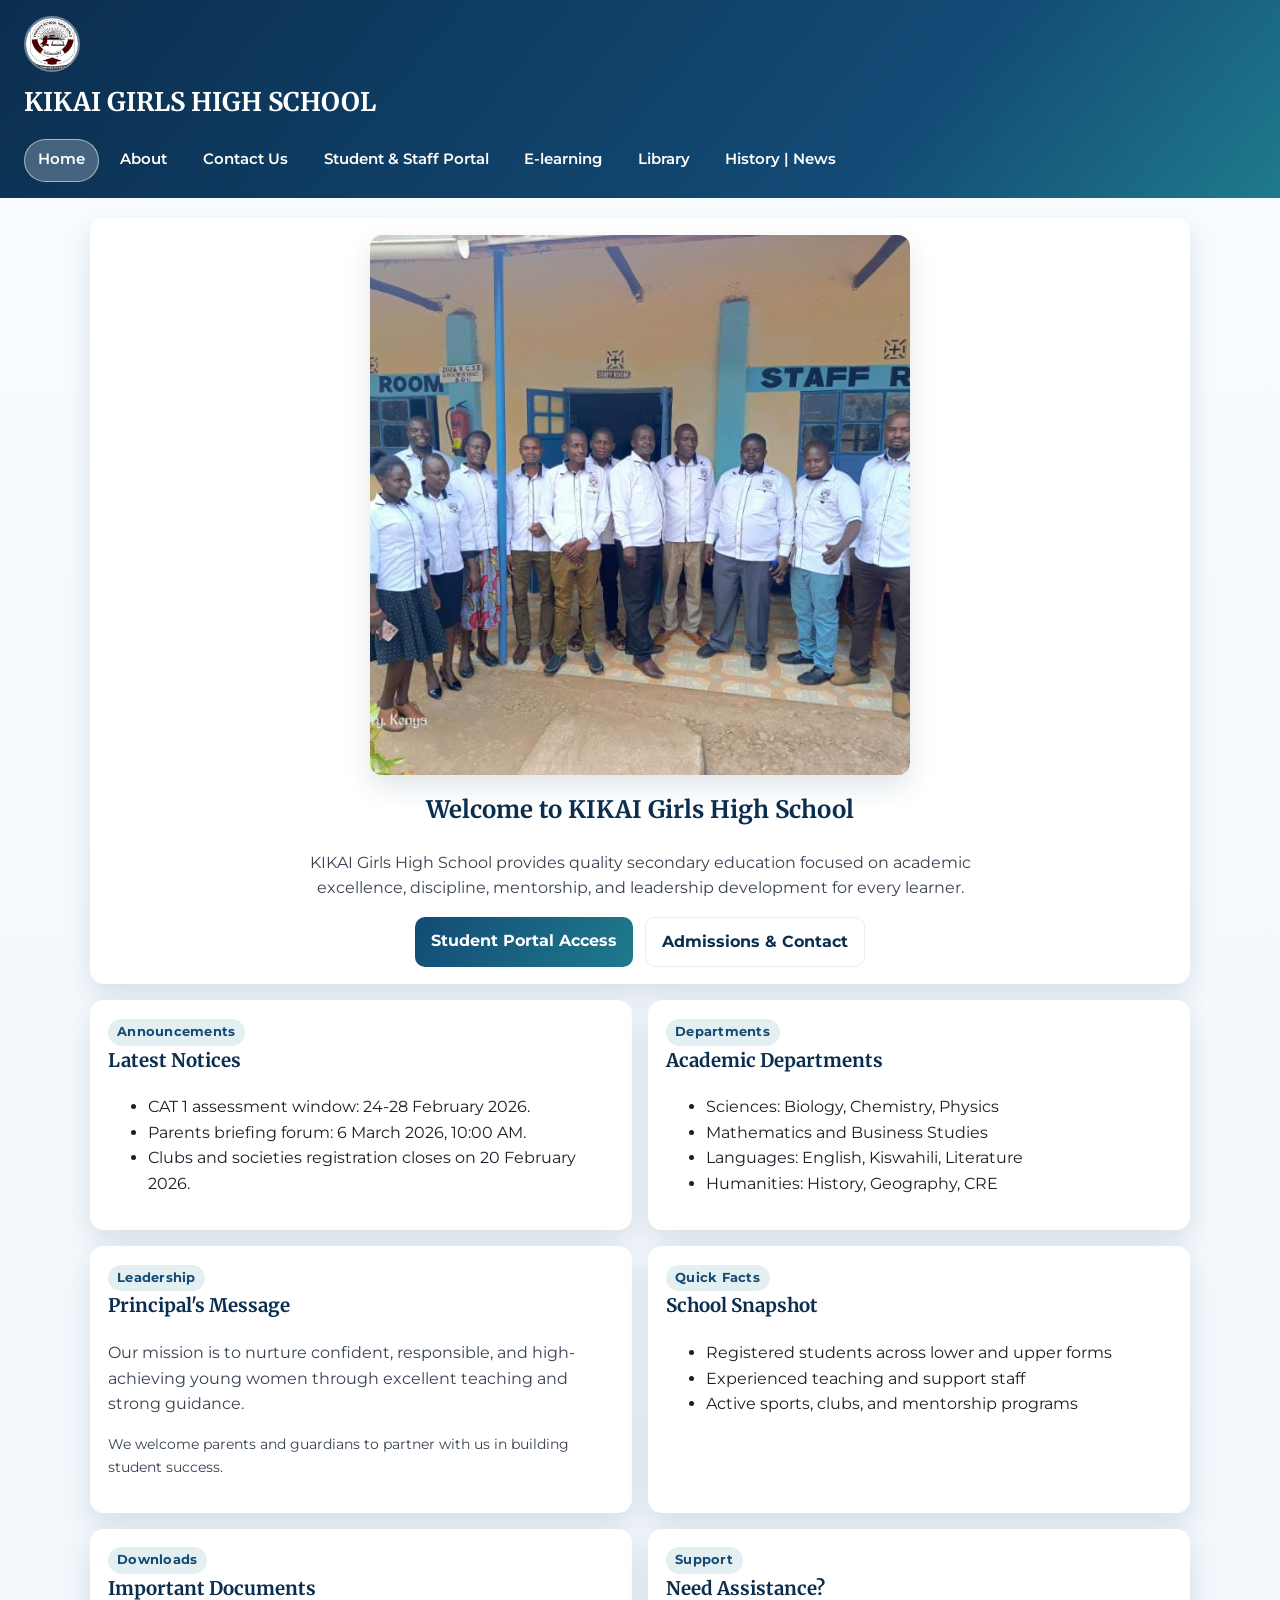
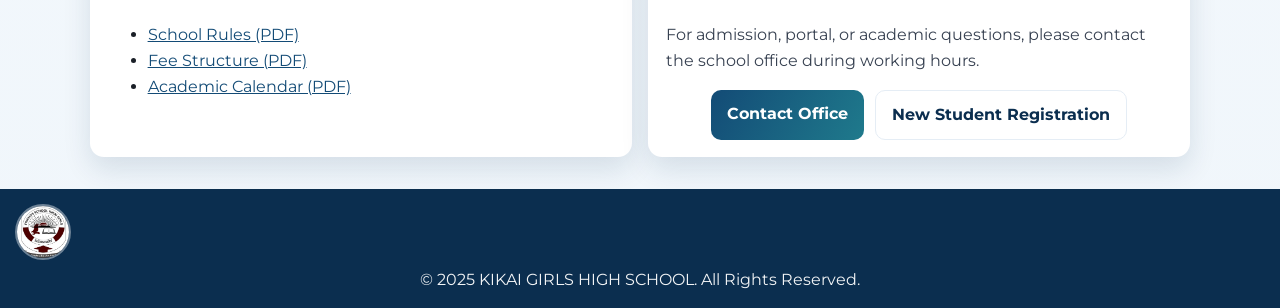
<file: kikaiwebsite/index.html>
<!DOCTYPE html>
<html lang="en">
<head>
  <meta charset="UTF-8" />
  <meta name="viewport" content="width=device-width, initial-scale=1.0" />
  <title>KIKAI GIRLS HIGH SCHOOL</title>
  <link rel="stylesheet" href="css/style.css" />
</head>
<body>
  <header>
    <img src="images/logo.jpg" alt="Kikai Girls High School logo" class="logo" loading="eager" />
    <h1>KIKAI GIRLS HIGH SCHOOL</h1>
    <nav aria-label="Main navigation">
      <ul>
        <li><a href="index.html">Home</a></li>
        <li><a href="about.html">About</a></li>
        <li><a href="contact.html">Contact Us</a></li>
        <li><a href="portal.html">Student &amp; Staff Portal</a></li>
        <li><a href="elearning.html">E-learning</a></li>
        <li><a href="library.html">Library</a></li>
        <li><a href="school-details.html">History | News</a></li>
      </ul>
    </nav>
  </header>

  <main class="stack">
    <section class="hero panel">
      <div class="image-container">
        <img class="school-phot" src="images/staff.jpg" alt="Kikai Girls High School students and staff" loading="eager" />
      </div>
      <h2>Welcome to KIKAI Girls High School</h2>
      <p class="hero-subtitle">KIKAI Girls High School provides quality secondary education focused on academic excellence, discipline, mentorship, and leadership development for every learner.</p>
      <div class="cta-row">
        <a class="btn-link" href="portal.html">Student Portal Access</a>
        <a class="btn-link secondary" href="contact.html">Admissions & Contact</a>
      </div>
    </section>

    <section class="quick-links" aria-label="Important school information">
      <article class="panel">
        <span class="badge">Announcements</span>
        <h3>Latest Notices</h3>
        <ul>
          <li>CAT 1 assessment window: 24-28 February 2026.</li>
          <li>Parents briefing forum: 6 March 2026, 10:00 AM.</li>
          <li>Clubs and societies registration closes on 20 February 2026.</li>
        </ul>
      </article>

      <article class="panel">
        <span class="badge">Departments</span>
        <h3>Academic Departments</h3>
        <ul>
          <li>Sciences: Biology, Chemistry, Physics</li>
          <li>Mathematics and Business Studies</li>
          <li>Languages: English, Kiswahili, Literature</li>
          <li>Humanities: History, Geography, CRE</li>
        </ul>
      </article>

      <article class="panel">
        <span class="badge">Leadership</span>
        <h3>Principal's Message</h3>
        <p>Our mission is to nurture confident, responsible, and high-achieving young women through excellent teaching and strong guidance.</p>
        <p class="small-text">We welcome parents and guardians to partner with us in building student success.</p>
      </article>

      <article class="panel">
        <span class="badge">Quick Facts</span>
        <h3>School Snapshot</h3>
        <ul>
          <li>Registered students across lower and upper forms</li>
          <li>Experienced teaching and support staff</li>
          <li>Active sports, clubs, and mentorship programs</li>
        </ul>
      </article>

      <article class="panel">
        <span class="badge">Downloads</span>
        <h3>Important Documents</h3>
        <ul>
          <li><a href="#" aria-label="Download school rules PDF">School Rules (PDF)</a></li>
          <li><a href="#" aria-label="Download fee structure PDF">Fee Structure (PDF)</a></li>
          <li><a href="#" aria-label="Download academic calendar PDF">Academic Calendar (PDF)</a></li>
        </ul>
      </article>

      <article class="panel">
        <span class="badge">Support</span>
        <h3>Need Assistance?</h3>
        <p>For admission, portal, or academic questions, please contact the school office during working hours.</p>
        <div class="cta-row">
          <a class="btn-link" href="contact.html">Contact Office</a>
          <a class="btn-link secondary" href="std-registor.html">New Student Registration</a>
        </div>
      </article>
    </section>
  </main>

  <div id="chatbot" class="chatbox hidden" role="dialog" aria-label="School help chat">
    <p>Hello, how can we assist you today?</p>
    <label class="visually-hidden" for="chatInputHome">Ask a question</label>
    <input id="chatInputHome" type="text" placeholder="Ask something..." />
  </div>

  <footer>
    <img src="images/logo.jpg" alt="Kikai Girls High School logo" class="logo" loading="lazy" />
    <p>&copy; 2025 KIKAI GIRLS HIGH SCHOOL. All Rights Reserved.</p>
  </footer>

  <script src="js/script.js"></script>
</body>
</html>
</file>
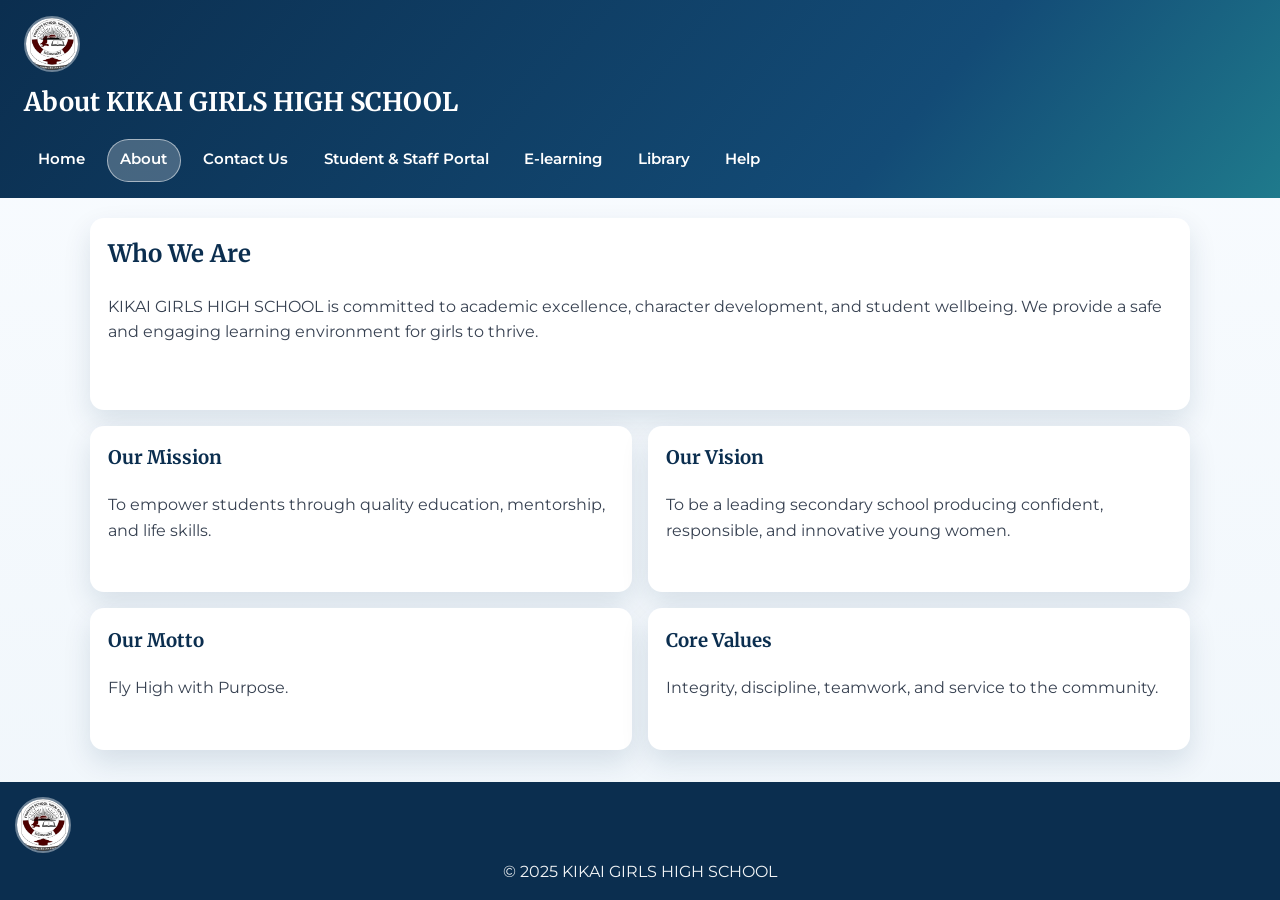
<file: kikaiwebsite/about.html>
<!DOCTYPE html>
<html lang="en">
<head>
  <meta charset="UTF-8" />
  <meta name="viewport" content="width=device-width, initial-scale=1.0" />
  <title>About Us - KIKAI GIRLS HIGH SCHOOL</title>
  <link rel="stylesheet" href="css/style.css" />
</head>
<body>
  <header>
    <img src="images/logo.jpg" alt="Kikai Girls High School logo" class="logo" loading="eager" />
    <h1>About KIKAI GIRLS HIGH SCHOOL</h1>
    <nav aria-label="Main navigation">
      <ul>
        <li><a href="index.html">Home</a></li>
        <li><a href="about.html">About</a></li>
        <li><a href="contact.html">Contact Us</a></li>
        <li><a href="portal.html">Student &amp; Staff Portal</a></li>
        <li><a href="elearning.html">E-learning</a></li>
        <li><a href="library.html">Library</a></li>
        <li><a href="#" onclick="event.preventDefault(); toggleChat();">Help</a></li>
      </ul>
    </nav>
  </header>

  <main class="stack">
    <section class="panel">
      <h2>Who We Are</h2>
      <p>KIKAI GIRLS HIGH SCHOOL is committed to academic excellence, character development, and student wellbeing. We provide a safe and engaging learning environment for girls to thrive.</p>
    </section>

    <section class="quick-links" aria-label="School values">
      <article class="panel">
        <h3>Our Mission</h3>
        <p>To empower students through quality education, mentorship, and life skills.</p>
      </article>
      <article class="panel">
        <h3>Our Vision</h3>
        <p>To be a leading secondary school producing confident, responsible, and innovative young women.</p>
      </article>
      <article class="panel">
        <h3>Our Motto</h3>
        <p>Fly High with Purpose.</p>
      </article>
      <article class="panel">
        <h3>Core Values</h3>
        <p>Integrity, discipline, teamwork, and service to the community.</p>
      </article>
    </section>
  </main>

  <div id="chatbot" class="chatbox hidden" role="dialog" aria-label="School help chat">
    <p>Hi! Need school information?</p>
    <label class="visually-hidden" for="chatInputAbout">Ask here</label>
    <input id="chatInputAbout" type="text" placeholder="Ask here..." />
  </div>

  <footer>
    <img src="images/logo.jpg" alt="Kikai Girls High School logo" class="logo" loading="lazy" />
    <p>&copy; 2025 KIKAI GIRLS HIGH SCHOOL</p>
  </footer>

  <script src="js/script.js"></script>
</body>
</html>
</file>
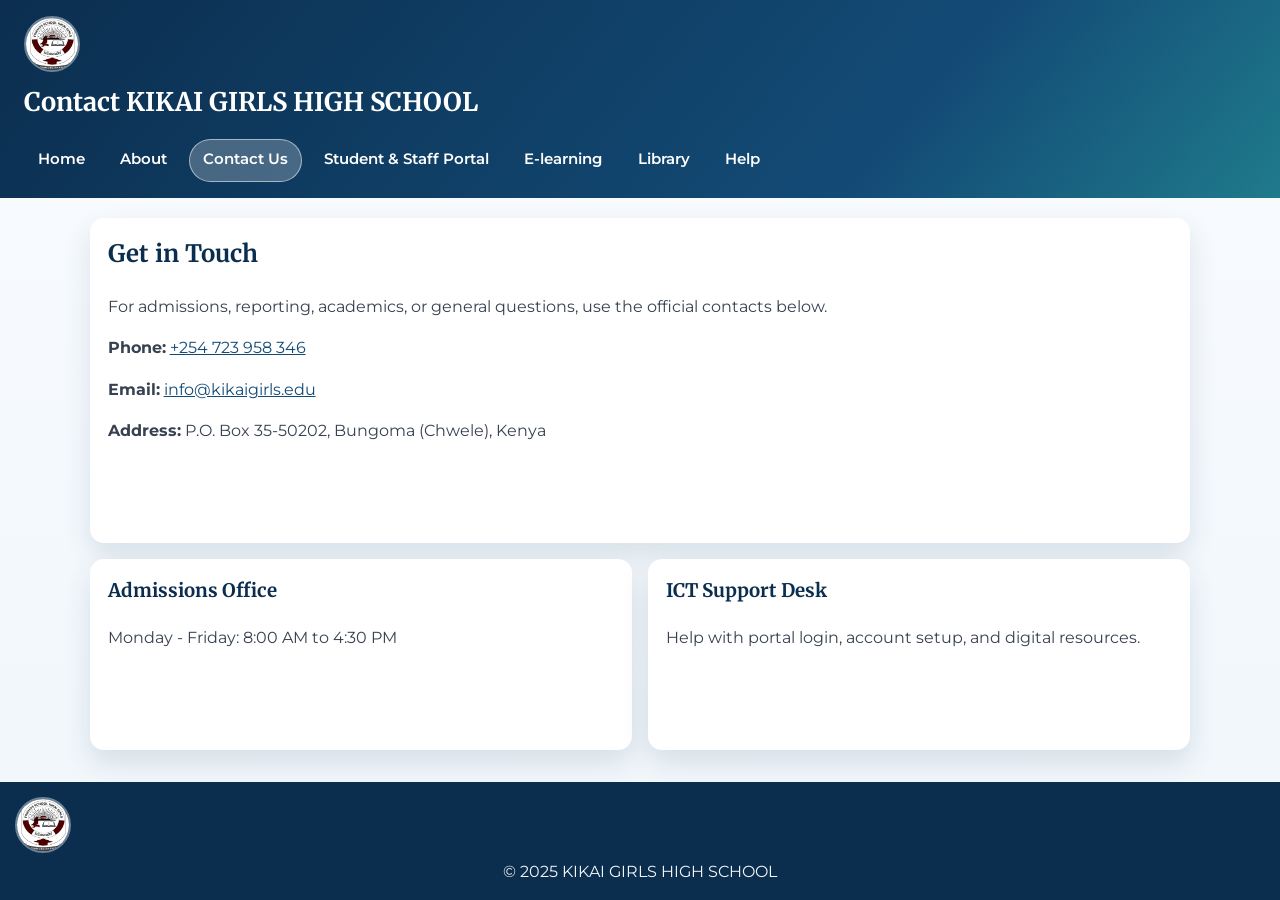
<file: kikaiwebsite/contact.html>
<!DOCTYPE html>
<html lang="en">
<head>
  <meta charset="UTF-8" />
  <meta name="viewport" content="width=device-width, initial-scale=1.0" />
  <title>Contact Us - KIKAI GIRLS HIGH SCHOOL</title>
  <link rel="stylesheet" href="css/style.css" />
</head>
<body>
  <header>
    <img src="images/logo.jpg" alt="Kikai Girls High School logo" class="logo" loading="eager" />
    <h1>Contact KIKAI GIRLS HIGH SCHOOL</h1>
    <nav aria-label="Main navigation">
      <ul>
        <li><a href="index.html">Home</a></li>
        <li><a href="about.html">About</a></li>
        <li><a href="contact.html">Contact Us</a></li>
        <li><a href="portal.html">Student &amp; Staff Portal</a></li>
        <li><a href="elearning.html">E-learning</a></li>
        <li><a href="library.html">Library</a></li>
        <li><a href="#" onclick="event.preventDefault(); toggleChat();">Help</a></li>
      </ul>
    </nav>
  </header>

  <main class="stack">
    <section class="panel">
      <h2>Get in Touch</h2>
      <p>For admissions, reporting, academics, or general questions, use the official contacts below.</p>
      <p><strong>Phone:</strong> <a href="tel:+254723958346">+254 723 958 346</a></p>
      <p><strong>Email:</strong> <a href="mailto:info@kikaigirls.edu">info@kikaigirls.edu</a></p>
      <p><strong>Address:</strong> P.O. Box 35-50202, Bungoma (Chwele), Kenya</p>
    </section>

    <section class="quick-links" aria-label="Contact departments">
      <article class="panel">
        <h3>Admissions Office</h3>
        <p>Monday - Friday: 8:00 AM to 4:30 PM</p>
      </article>
      <article class="panel">
        <h3>ICT Support Desk</h3>
        <p>Help with portal login, account setup, and digital resources.</p>
      </article>
    </section>
  </main>

  <div id="chatbot" class="chatbox hidden" role="dialog" aria-label="School help chat">
    <p>Need assistance? We are here to help.</p>
    <label class="visually-hidden" for="chatInputContact">Type a question</label>
    <input id="chatInputContact" type="text" placeholder="Type a question..." />
  </div>

  <footer>
    <img src="images/logo.jpg" alt="Kikai Girls High School logo" class="logo" loading="lazy" />
    <p>&copy; 2025 KIKAI GIRLS HIGH SCHOOL</p>
  </footer>

  <script src="js/script.js"></script>
</body>
</html>
</file>
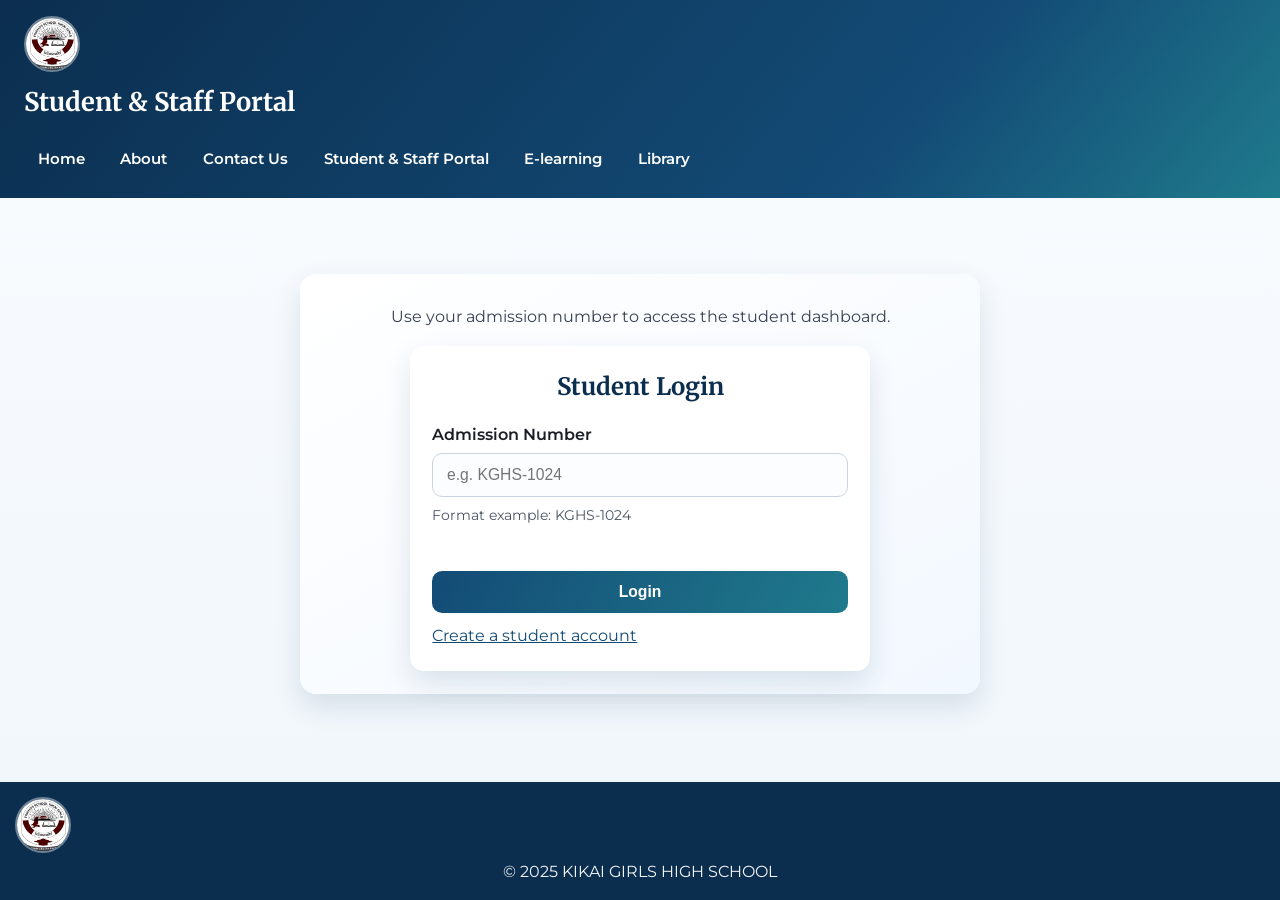
<file: kikaiwebsite/dashboard.html>
<!DOCTYPE html>
<html lang="en">
<head>
  <meta charset="UTF-8" />
  <meta name="viewport" content="width=device-width, initial-scale=1.0" />
  <title>Student Dashboard - KIKAI GIRLS HIGH SCHOOL</title>
  <link rel="stylesheet" href="css/style.css" />
</head>
<body>
  <header>
    <img src="images/logo.jpg" alt="Kikai Girls High School logo" class="logo" loading="eager" />
    <h1>KIKAI GIRLS HIGH SCHOOL</h1>
    <nav aria-label="Main navigation">
      <ul>
        <li><a href="index.html">Home</a></li>
        <li><a href="about.html">About</a></li>
        <li><a href="contact.html">Contact Us</a></li>
        <li><a href="portal.html">Student &amp; Staff Portal</a></li>
        <li><a href="elearning.html">E-learning</a></li>
        <li><a href="library.html">Library</a></li>
        <li><a href="school-details.html">History | News</a></li>
      </ul>
    </nav>
  </header>

  <main class="dashboard-main">
    <section class="dashboard-hero" aria-live="polite">
      <h2 id="dashboardGreeting">Welcome back.</h2>
      <p class="dashboard-meta">Student Name: <strong id="studentName">-</strong></p>
      <p class="dashboard-meta">Admission Number: <strong id="studentAdm">-</strong></p>
      <p class="dashboard-meta">Stream: <strong id="studentStream">-</strong></p>
      <button type="button" class="logout-btn" onclick="logout()">Logout</button>
    </section>

    <section class="dashboard-grid">
      <article class="dashboard-card">
        <h3>Academic Overview</h3>
        <div class="metric"><span>Current Term</span><strong>Term 1, 2026</strong></div>
        <div class="metric"><span>Fee Balance</span><strong>KES 0.00</strong></div>
        <div class="metric"><span>Exam Performance</span><strong>Pending update</strong></div>
        <div class="metric"><span>Class Teacher</span><strong>Mrs. A. Naliaka</strong></div>
      </article>

      <article class="dashboard-card">
        <h3>Notices</h3>
        <p><strong>Orientation:</strong> New term briefing scheduled for Monday, 8:00 AM in the assembly hall.</p>
        <p><strong>Library:</strong> New science revision papers are available under Library resources.</p>
        <p><strong>Support:</strong> For account issues, visit the ICT office during break time.</p>
      </article>
    </section>
  </main>

  <footer>
    <img src="images/logo.jpg" alt="Kikai Girls High School logo" class="logo" loading="lazy" />
    <p>&copy; 2025 KIKAI GIRLS HIGH SCHOOL. All Rights Reserved.</p>
  </footer>

  <script src="js/script.js"></script>
</body>
</html>
</file>
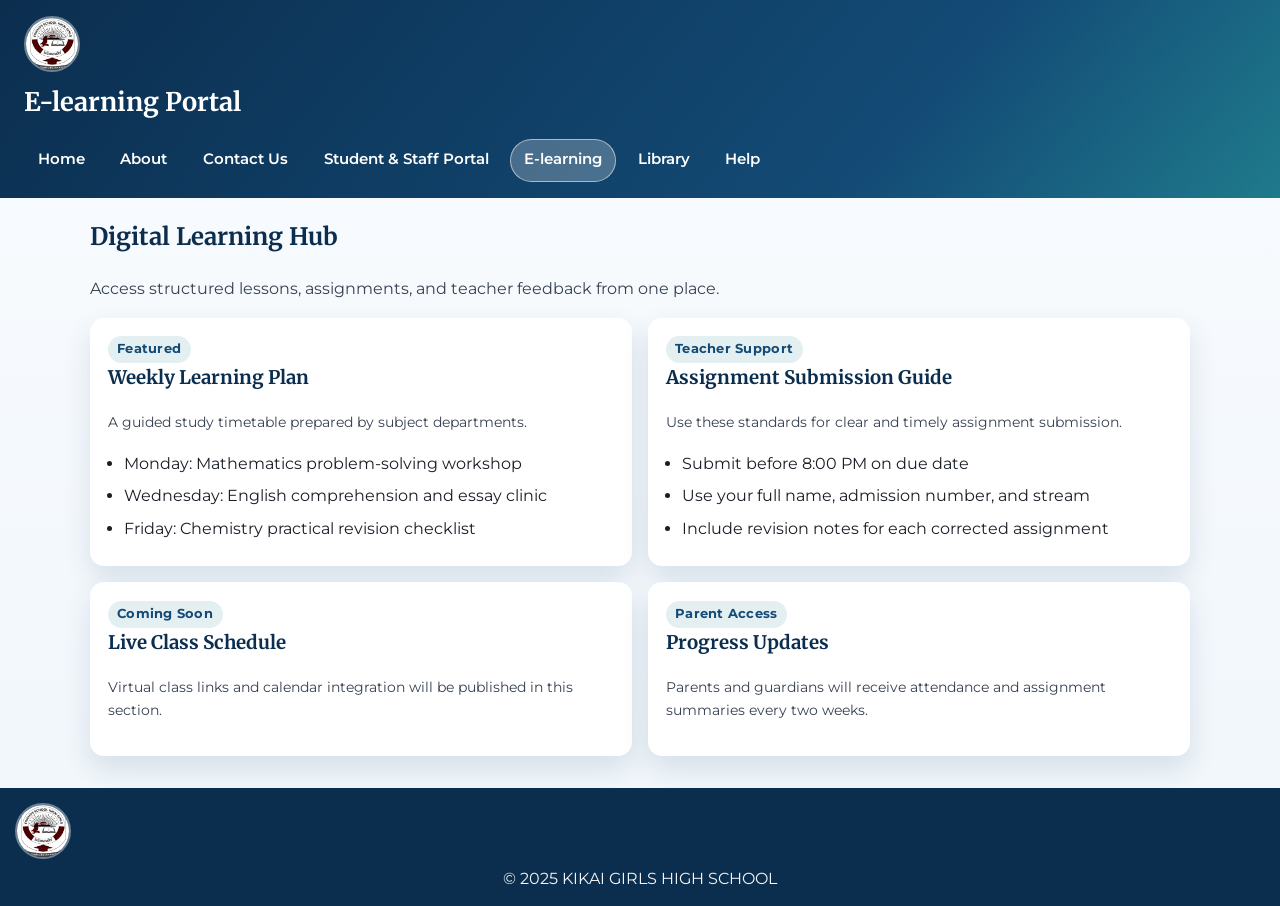
<file: kikaiwebsite/elearning.html>
<!DOCTYPE html>
<html lang="en">
<head>
  <meta charset="UTF-8" />
  <meta name="viewport" content="width=device-width, initial-scale=1.0" />
  <title>E-learning - KIKAI GIRLS HIGH SCHOOL</title>
  <link rel="stylesheet" href="css/style.css" />
</head>
<body>
  <header>
    <img src="images/logo.jpg" alt="Kikai Girls High School logo" class="logo" loading="eager" />
    <h1>E-learning Portal</h1>
    <nav aria-label="Main navigation">
      <ul>
        <li><a href="index.html">Home</a></li>
        <li><a href="about.html">About</a></li>
        <li><a href="contact.html">Contact Us</a></li>
        <li><a href="portal.html">Student &amp; Staff Portal</a></li>
        <li><a href="elearning.html">E-learning</a></li>
        <li><a href="library.html">Library</a></li>
        <li><a href="#" onclick="event.preventDefault(); toggleChat();">Help</a></li>
      </ul>
    </nav>
  </header>

  <main>
    <h2>Digital Learning Hub</h2>
    <p>Access structured lessons, assignments, and teacher feedback from one place.</p>

    <section class="resource-grid">
      <article class="resource-card">
        <span class="badge">Featured</span>
        <h3>Weekly Learning Plan</h3>
        <p class="small-text">A guided study timetable prepared by subject departments.</p>
        <ul>
          <li>Monday: Mathematics problem-solving workshop</li>
          <li>Wednesday: English comprehension and essay clinic</li>
          <li>Friday: Chemistry practical revision checklist</li>
        </ul>
      </article>

      <article class="resource-card">
        <span class="badge">Teacher Support</span>
        <h3>Assignment Submission Guide</h3>
        <p class="small-text">Use these standards for clear and timely assignment submission.</p>
        <ul>
          <li>Submit before 8:00 PM on due date</li>
          <li>Use your full name, admission number, and stream</li>
          <li>Include revision notes for each corrected assignment</li>
        </ul>
      </article>

      <article class="resource-card">
        <span class="badge">Coming Soon</span>
        <h3>Live Class Schedule</h3>
        <p class="small-text">Virtual class links and calendar integration will be published in this section.</p>
      </article>

      <article class="resource-card">
        <span class="badge">Parent Access</span>
        <h3>Progress Updates</h3>
        <p class="small-text">Parents and guardians will receive attendance and assignment summaries every two weeks.</p>
      </article>
    </section>
  </main>

  <div id="chatbot" class="chatbox hidden" role="dialog" aria-label="School help chat">
    <p>Need help with online learning resources?</p>
    <label class="visually-hidden" for="chatInputElearn">Ask here</label>
    <input id="chatInputElearn" type="text" placeholder="Ask here..." />
  </div>

  <footer>
    <img src="images/logo.jpg" alt="Kikai Girls High School logo" class="logo" loading="lazy" />
    <p>&copy; 2025 KIKAI GIRLS HIGH SCHOOL</p>
  </footer>

  <script src="js/script.js"></script>
</body>
</html>
</file>
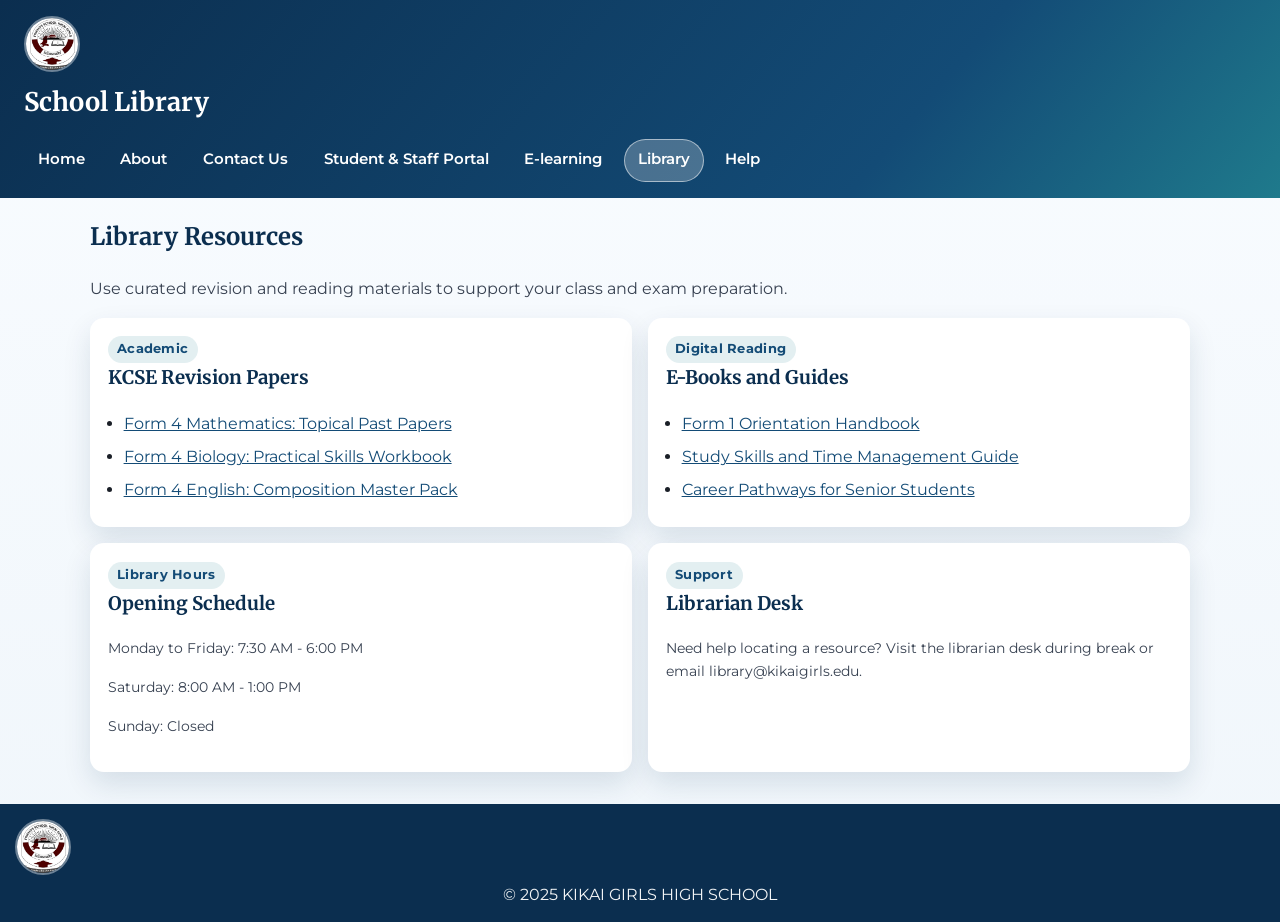
<file: kikaiwebsite/library.html>
<!DOCTYPE html>
<html lang="en">
<head>
  <meta charset="UTF-8" />
  <meta name="viewport" content="width=device-width, initial-scale=1.0" />
  <title>Library - KIKAI GIRLS HIGH SCHOOL</title>
  <link rel="stylesheet" href="css/style.css" />
</head>
<body>
  <header>
    <img src="images/logo.jpg" alt="Kikai Girls High School logo" class="logo" loading="eager" />
    <h1>School Library</h1>
    <nav aria-label="Main navigation">
      <ul>
        <li><a href="index.html">Home</a></li>
        <li><a href="about.html">About</a></li>
        <li><a href="contact.html">Contact Us</a></li>
        <li><a href="portal.html">Student &amp; Staff Portal</a></li>
        <li><a href="elearning.html">E-learning</a></li>
        <li><a href="library.html">Library</a></li>
        <li><a href="#" onclick="event.preventDefault(); toggleChat();">Help</a></li>
      </ul>
    </nav>
  </header>

  <main>
    <h2>Library Resources</h2>
    <p>Use curated revision and reading materials to support your class and exam preparation.</p>

    <section class="resource-grid">
      <article class="resource-card">
        <span class="badge">Academic</span>
        <h3>KCSE Revision Papers</h3>
        <ul>
          <li><a href="#">Form 4 Mathematics: Topical Past Papers</a></li>
          <li><a href="#">Form 4 Biology: Practical Skills Workbook</a></li>
          <li><a href="#">Form 4 English: Composition Master Pack</a></li>
        </ul>
      </article>

      <article class="resource-card">
        <span class="badge">Digital Reading</span>
        <h3>E-Books and Guides</h3>
        <ul>
          <li><a href="#">Form 1 Orientation Handbook</a></li>
          <li><a href="#">Study Skills and Time Management Guide</a></li>
          <li><a href="#">Career Pathways for Senior Students</a></li>
        </ul>
      </article>

      <article class="resource-card">
        <span class="badge">Library Hours</span>
        <h3>Opening Schedule</h3>
        <p class="small-text">Monday to Friday: 7:30 AM - 6:00 PM</p>
        <p class="small-text">Saturday: 8:00 AM - 1:00 PM</p>
        <p class="small-text">Sunday: Closed</p>
      </article>

      <article class="resource-card">
        <span class="badge">Support</span>
        <h3>Librarian Desk</h3>
        <p class="small-text">Need help locating a resource? Visit the librarian desk during break or email library@kikaigirls.edu.</p>
      </article>
    </section>
  </main>

  <div id="chatbot" class="chatbox hidden" role="dialog" aria-label="School help chat">
    <p>Need help finding a book or revision paper?</p>
    <label class="visually-hidden" for="chatInputLibrary">Ask here</label>
    <input id="chatInputLibrary" type="text" placeholder="Ask here..." />
  </div>

  <footer>
    <img src="images/logo.jpg" alt="Kikai Girls High School logo" class="logo" loading="lazy" />
    <p>&copy; 2025 KIKAI GIRLS HIGH SCHOOL</p>
  </footer>

  <script src="js/script.js"></script>
</body>
</html>
</file>
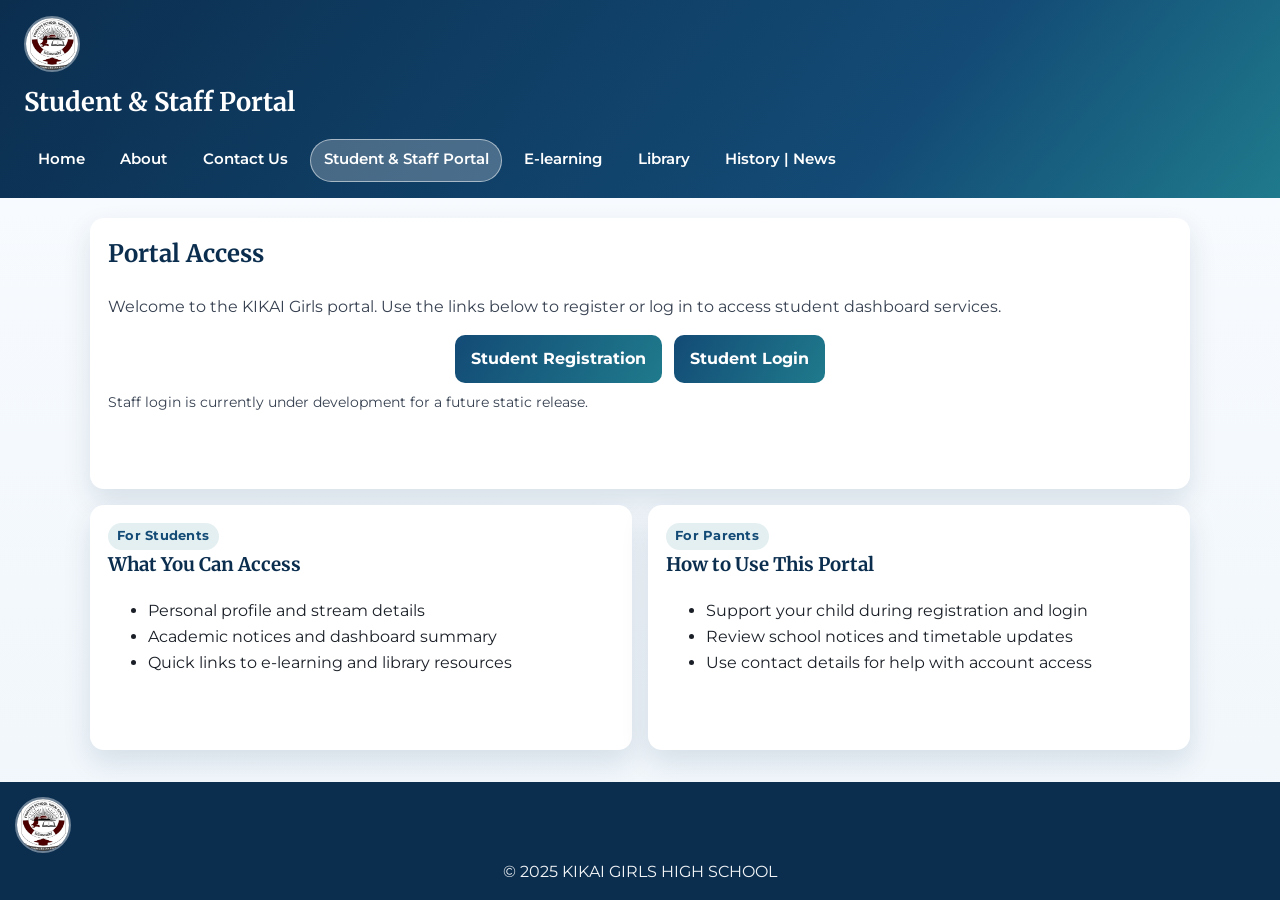
<file: kikaiwebsite/portal.html>
<!DOCTYPE html>
<html lang="en">
<head>
  <meta charset="UTF-8" />
  <meta name="viewport" content="width=device-width, initial-scale=1.0" />
  <title>Portal - KIKAI GIRLS HIGH SCHOOL</title>
  <link rel="stylesheet" href="css/style.css" />
</head>
<body>
  <header>
    <img src="images/logo.jpg" alt="Kikai Girls High School logo" class="logo" loading="eager" />
    <h1>Student &amp; Staff Portal</h1>
    <nav aria-label="Main navigation">
      <ul>
        <li><a href="index.html">Home</a></li>
        <li><a href="about.html">About</a></li>
        <li><a href="contact.html">Contact Us</a></li>
        <li><a href="portal.html">Student &amp; Staff Portal</a></li>
        <li><a href="elearning.html">E-learning</a></li>
        <li><a href="library.html">Library</a></li>
        <li><a href="school-details.html">History | News</a></li>
      </ul>
    </nav>
  </header>

  <main class="stack">
    <section class="panel">
      <h2>Portal Access</h2>
      <p>Welcome to the KIKAI Girls portal. Use the links below to register or log in to access student dashboard services.</p>
      <div class="cta-row">
        <a class="btn-link" href="std-registor.html">Student Registration</a>
        <a class="btn-link" href="std-login.html">Student Login</a>
      </div>
      <p class="small-text">Staff login is currently under development for a future static release.</p>
    </section>

    <section class="quick-links" aria-label="Portal guidance">
      <article class="panel">
        <span class="badge">For Students</span>
        <h3>What You Can Access</h3>
        <ul>
          <li>Personal profile and stream details</li>
          <li>Academic notices and dashboard summary</li>
          <li>Quick links to e-learning and library resources</li>
        </ul>
      </article>

      <article class="panel">
        <span class="badge">For Parents</span>
        <h3>How to Use This Portal</h3>
        <ul>
          <li>Support your child during registration and login</li>
          <li>Review school notices and timetable updates</li>
          <li>Use contact details for help with account access</li>
        </ul>
      </article>
    </section>
  </main>

  <div id="chatbot" class="chatbox hidden" role="dialog" aria-label="School help chat">
    <p>Need help using the portal?</p>
    <label class="visually-hidden" for="chatInputPortal">Type your question</label>
    <input id="chatInputPortal" type="text" placeholder="Type your question..." />
  </div>

  <footer>
    <img src="images/logo.jpg" alt="Kikai Girls High School logo" class="logo" loading="lazy" />
    <p>&copy; 2025 KIKAI GIRLS HIGH SCHOOL</p>
  </footer>

  <script src="js/script.js"></script>
</body>
</html>
</file>
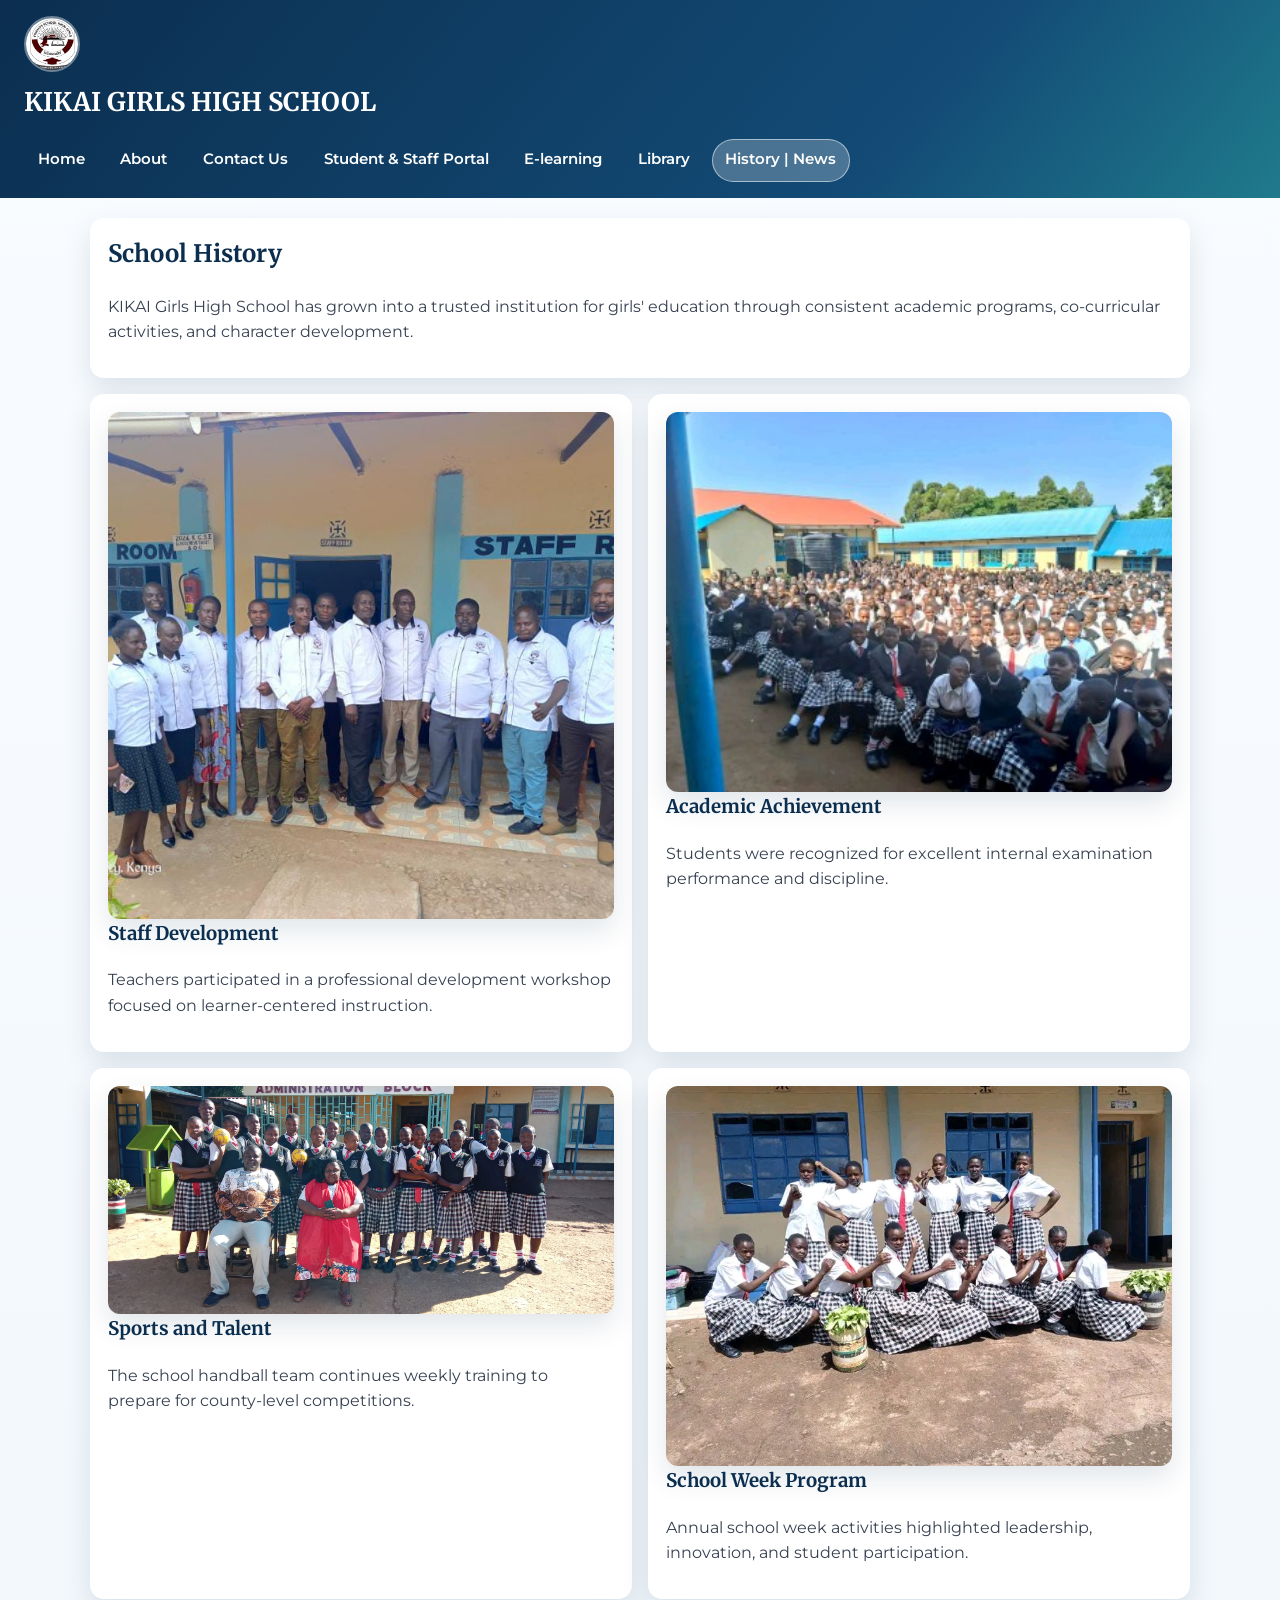
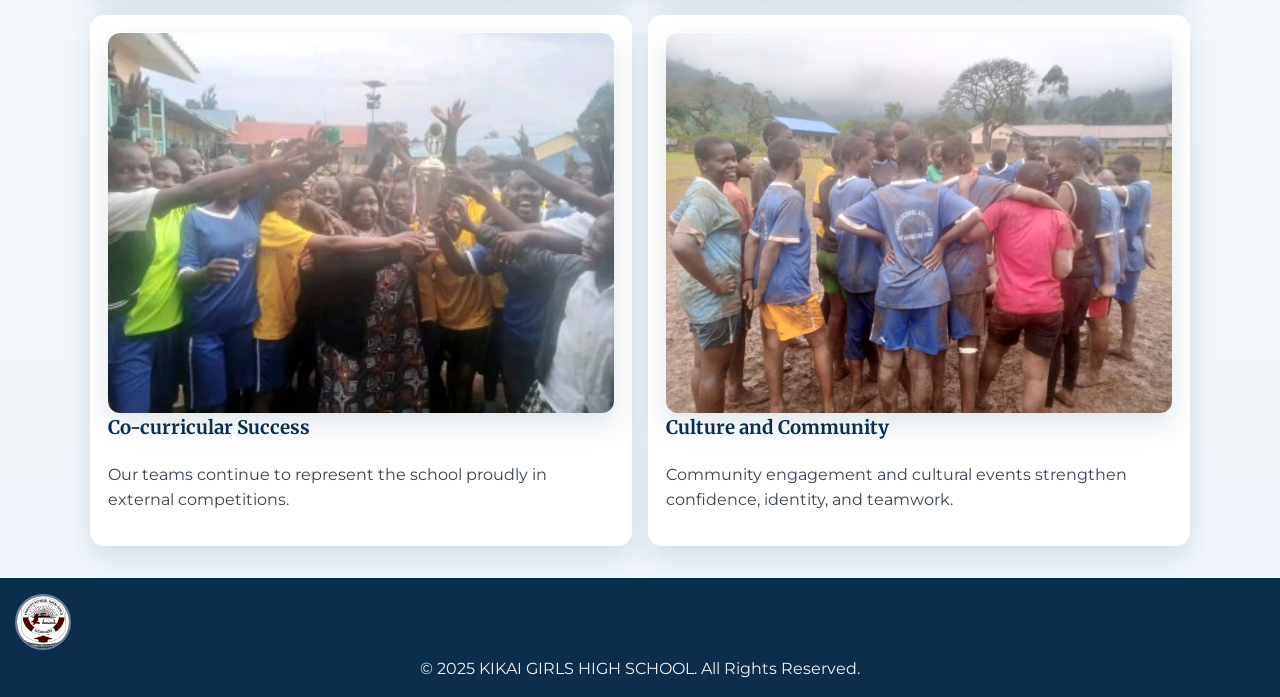
<file: kikaiwebsite/school-details.html>
<!DOCTYPE html>
<html lang="en">
<head>
  <meta charset="UTF-8" />
  <meta name="viewport" content="width=device-width, initial-scale=1.0" />
  <title>History &amp; News - KIKAI GIRLS HIGH SCHOOL</title>
  <link rel="stylesheet" href="css/style.css" />
</head>
<body>
  <header>
    <img src="images/logo.jpg" alt="Kikai Girls High School logo" class="logo" loading="eager" />
    <h1>KIKAI GIRLS HIGH SCHOOL</h1>
    <nav aria-label="Main navigation">
      <ul>
        <li><a href="index.html">Home</a></li>
        <li><a href="about.html">About</a></li>
        <li><a href="contact.html">Contact Us</a></li>
        <li><a href="portal.html">Student &amp; Staff Portal</a></li>
        <li><a href="elearning.html">E-learning</a></li>
        <li><a href="library.html">Library</a></li>
        <li><a href="school-details.html">History | News</a></li>
      </ul>
    </nav>
  </header>

  <main class="stack">
    <section class="panel">
      <h2>School History</h2>
      <p>KIKAI Girls High School has grown into a trusted institution for girls' education through consistent academic programs, co-curricular activities, and character development.</p>
    </section>

    <section class="resource-grid" aria-label="School news highlights">
      <article class="resource-card">
        <img src="images/staff.jpg" class="image-container-sch-img" alt="Teaching staff during a school event" loading="lazy" />
        <h3>Staff Development</h3>
        <p>Teachers participated in a professional development workshop focused on learner-centered instruction.</p>
      </article>

      <article class="resource-card">
        <img src="images/celebration.jpg" class="image-container-sch-img" alt="Students celebrating an achievement" loading="lazy" />
        <h3>Academic Achievement</h3>
        <p>Students were recognized for excellent internal examination performance and discipline.</p>
      </article>

      <article class="resource-card">
        <img src="images/handball.jpg" class="image-container-sch-img" alt="School handball team in training" loading="lazy" />
        <h3>Sports and Talent</h3>
        <p>The school handball team continues weekly training to prepare for county-level competitions.</p>
      </article>

      <article class="resource-card">
        <img src="images/week.jpg" class="image-container-sch-img" alt="Students participating in school week activities" loading="lazy" />
        <h3>School Week Program</h3>
        <p>Annual school week activities highlighted leadership, innovation, and student participation.</p>
      </article>

      <article class="resource-card">
        <img src="images/vic.jpg" class="image-container-sch-img" alt="School team celebrating victory" loading="lazy" />
        <h3>Co-curricular Success</h3>
        <p>Our teams continue to represent the school proudly in external competitions.</p>
      </article>

      <article class="resource-card">
        <img src="images/afr.jpg" class="image-container-sch-img" alt="Students and staff during a cultural event" loading="lazy" />
        <h3>Culture and Community</h3>
        <p>Community engagement and cultural events strengthen confidence, identity, and teamwork.</p>
      </article>
    </section>
  </main>

  <div id="chatbot" class="chatbox hidden" role="dialog" aria-label="School help chat">
    <p>Hello! How can we help you today?</p>
    <label class="visually-hidden" for="chatInputDetails">Ask here</label>
    <input id="chatInputDetails" type="text" placeholder="Ask something..." />
  </div>

  <footer>
    <img src="images/logo.jpg" alt="Kikai Girls High School logo" class="logo" loading="lazy" />
    <p>&copy; 2025 KIKAI GIRLS HIGH SCHOOL. All Rights Reserved.</p>
  </footer>

  <script src="js/script.js"></script>
</body>
</html>
</file>
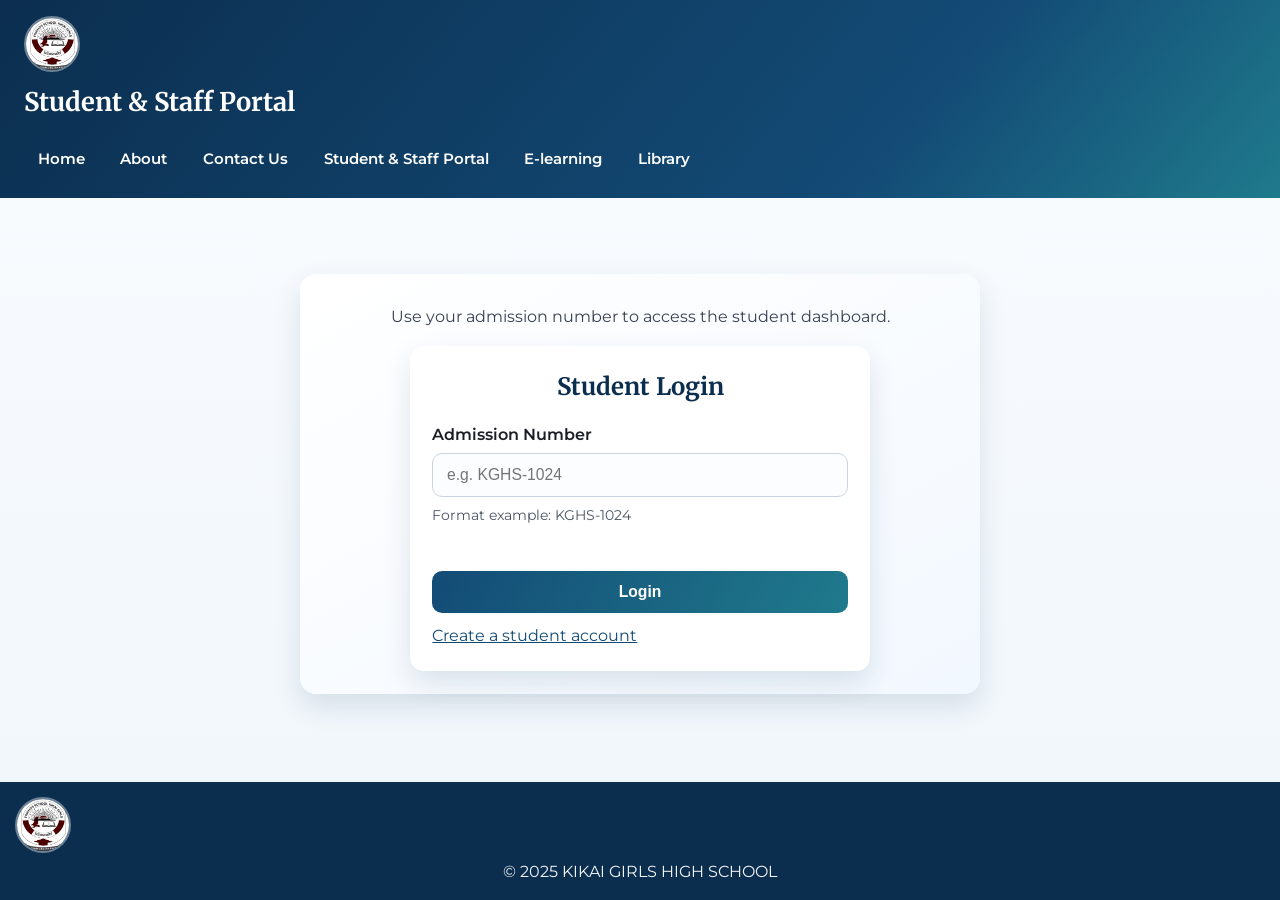
<file: kikaiwebsite/std-login.html>
<!DOCTYPE html>
<html lang="en">
<head>
  <meta charset="UTF-8" />
  <meta name="viewport" content="width=device-width, initial-scale=1.0" />
  <title>Student Login - KIKAI GIRLS HIGH SCHOOL</title>
  <link rel="stylesheet" href="css/style.css" />
</head>
<body class="auth-page">
  <header>
    <img src="images/logo.jpg" alt="Kikai Girls High School logo" class="logo" loading="eager" />
    <h1>Student &amp; Staff Portal</h1>
    <nav aria-label="Main navigation">
      <ul>
        <li><a href="index.html">Home</a></li>
        <li><a href="about.html">About</a></li>
        <li><a href="contact.html">Contact Us</a></li>
        <li><a href="portal.html">Student &amp; Staff Portal</a></li>
        <li><a href="elearning.html">E-learning</a></li>
        <li><a href="library.html">Library</a></li>
      </ul>
    </nav>
  </header>

  <main>
    <section class="auth-shell">
      <p class="auth-note">Use your admission number to access the student dashboard.</p>
      <div class="form-container">
        <h2>Student Login</h2>
        <label for="loginAdm">Admission Number</label>
        <input type="text" id="loginAdm" placeholder="e.g. KGHS-1024" autocomplete="username" aria-describedby="loginHint" />
        <p id="loginHint" class="form-helper">Format example: KGHS-1024</p>
        <p id="formMessage" class="form-message" aria-live="polite"></p>
        <div class="form-actions">
          <button type="button" onclick="login()">Login</button>
          <a href="std-registor.html">Create a student account</a>
        </div>
      </div>
    </section>
  </main>

  <footer>
    <img src="images/logo.jpg" alt="Kikai Girls High School logo" class="logo" loading="lazy" />
    <p>&copy; 2025 KIKAI GIRLS HIGH SCHOOL</p>
  </footer>

  <script src="js/script.js"></script>
</body>
</html>
</file>
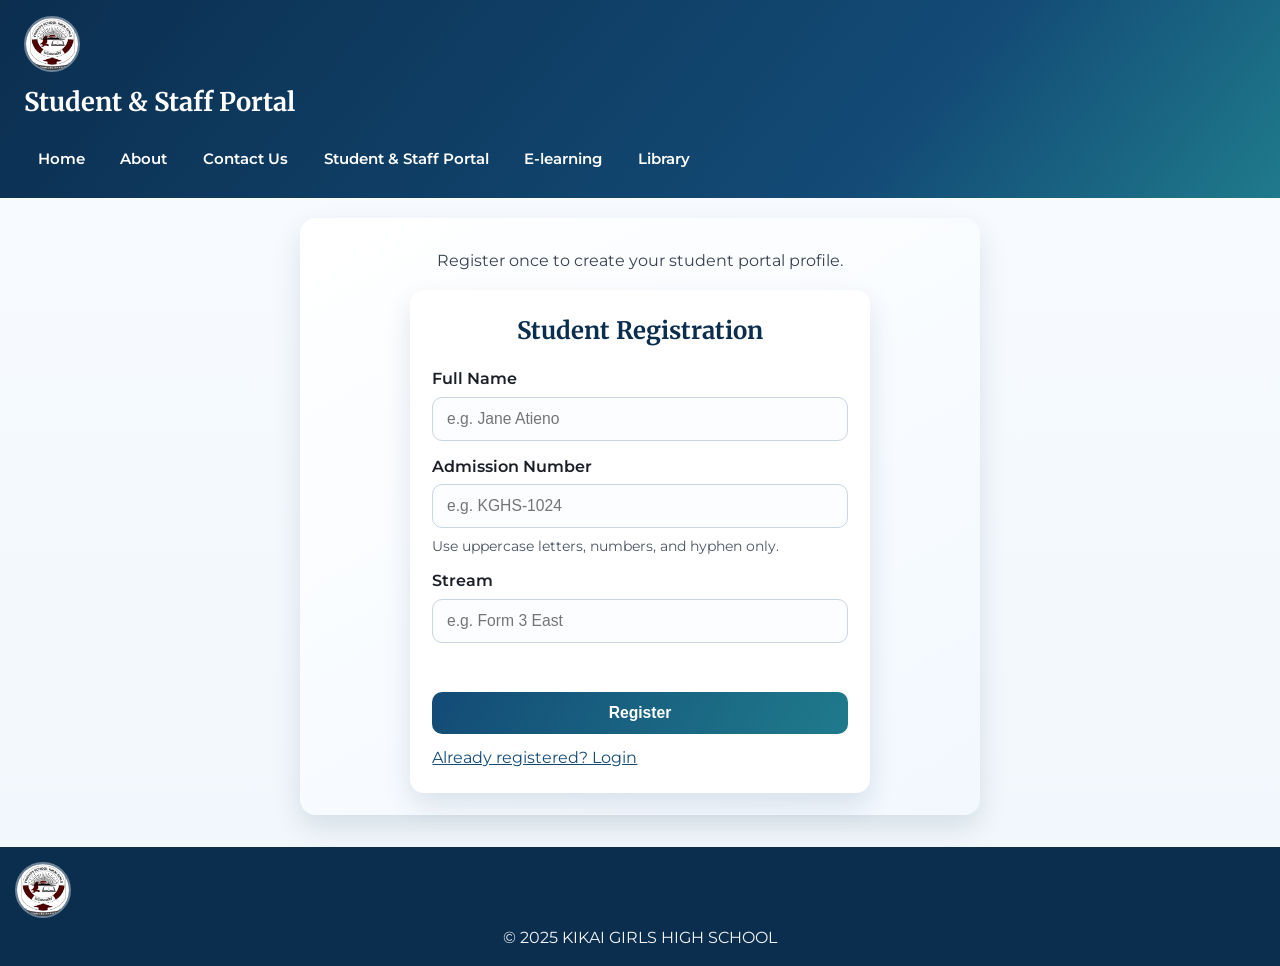
<file: kikaiwebsite/std-registor.html>
<!DOCTYPE html>
<html lang="en">
<head>
  <meta charset="UTF-8" />
  <meta name="viewport" content="width=device-width, initial-scale=1.0" />
  <title>Student Registration - KIKAI GIRLS HIGH SCHOOL</title>
  <link rel="stylesheet" href="css/style.css" />
</head>
<body class="auth-page">
  <header>
    <img src="images/logo.jpg" alt="Kikai Girls High School logo" class="logo" loading="eager" />
    <h1>Student &amp; Staff Portal</h1>
    <nav aria-label="Main navigation">
      <ul>
        <li><a href="index.html">Home</a></li>
        <li><a href="about.html">About</a></li>
        <li><a href="contact.html">Contact Us</a></li>
        <li><a href="portal.html">Student &amp; Staff Portal</a></li>
        <li><a href="elearning.html">E-learning</a></li>
        <li><a href="library.html">Library</a></li>
      </ul>
    </nav>
  </header>

  <main>
    <section class="auth-shell">
      <p class="auth-note">Register once to create your student portal profile.</p>
      <div class="form-container">
        <h2>Student Registration</h2>

        <label for="regName">Full Name</label>
        <input type="text" id="regName" placeholder="e.g. Jane Atieno" autocomplete="name" />

        <label for="regAdm">Admission Number</label>
        <input type="text" id="regAdm" placeholder="e.g. KGHS-1024" autocomplete="off" aria-describedby="admHint" />
        <p id="admHint" class="form-helper">Use uppercase letters, numbers, and hyphen only.</p>

        <label for="regStream">Stream</label>
        <input type="text" id="regStream" placeholder="e.g. Form 3 East" autocomplete="organization-title" />

        <p id="formMessage" class="form-message" aria-live="polite"></p>

        <div class="form-actions">
          <button type="button" onclick="register()">Register</button>
          <a href="std-login.html">Already registered? Login</a>
        </div>
      </div>
    </section>
  </main>

  <footer>
    <img src="images/logo.jpg" alt="Kikai Girls High School logo" class="logo" loading="lazy" />
    <p>&copy; 2025 KIKAI GIRLS HIGH SCHOOL</p>
  </footer>

  <script src="js/script.js"></script>
</body>
</html>
</file>
<file: kikaiwebsite/css/style.css>
@import url('https://fonts.googleapis.com/css2?family=Montserrat:wght@400;600;700&family=Merriweather:wght@400;700&display=swap');

/* =========================================================
   Design Tokens
   ========================================================= */
:root {
  --brand-900: #0b2e4f;
  --brand-700: #134b76;
  --brand-500: #1f7a8c;
  --accent-500: #f4b860;
  --text-900: #1a1f27;
  --text-700: #374151;
  --surface-100: #f7fafc;
  --surface-200: #e5edf5;
  --white: #ffffff;
  --shadow: 0 12px 28px rgba(11, 46, 79, 0.12);
  --radius: 14px;
}

/* =========================================================
   Base
   ========================================================= */
* {
  box-sizing: border-box;
}

body {
  margin: 0;
  min-height: 100vh;
  display: flex;
  flex-direction: column;
  font-family: 'Montserrat', sans-serif;
  line-height: 1.6;
  color: var(--text-900);
  background: linear-gradient(180deg, #f9fcff 0%, #f0f6fb 100%);
}

h1,
h2,
h3 {
  font-family: 'Merriweather', serif;
}

h2,
h3 {
  color: var(--brand-900);
  margin-top: 0;
}

p {
  margin: 0.5rem 0 1rem;
  color: var(--text-700);
}

a {
  color: var(--brand-700);
}

a:hover,
a:focus-visible {
  color: var(--brand-900);
}

.visually-hidden {
  position: absolute;
  width: 1px;
  height: 1px;
  padding: 0;
  margin: -1px;
  overflow: hidden;
  clip: rect(0, 0, 0, 0);
  border: 0;
}

/* =========================================================
   Header + Navigation
   ========================================================= */
header {
  background: linear-gradient(130deg, var(--brand-900) 0%, var(--brand-700) 70%, var(--brand-500) 100%);
  color: var(--white);
  padding: 1rem;
}

header h1 {
  margin: 0;
  font-size: clamp(1.1rem, 2vw, 1.8rem);
  text-align: center;
}

.logo {
  display: block;
  width: 56px;
  height: 56px;
  margin: 0 auto 0.75rem;
  border-radius: 50%;
  object-fit: cover;
  border: 2px solid rgba(255, 255, 255, 0.4);
}

nav ul {
  margin: 1rem 0 0;
  padding: 0;
  list-style: none;
  display: flex;
  flex-wrap: wrap;
  justify-content: center;
  gap: 0.5rem;
}

nav a {
  display: inline-block;
  color: var(--white);
  text-decoration: none;
  font-weight: 600;
  font-size: 0.92rem;
  padding: 0.55rem 0.8rem;
  border-radius: 999px;
  border: 1px solid transparent;
  transition: transform 0.2s ease, background-color 0.2s ease, border-color 0.2s ease;
}

nav a:hover,
nav a:focus-visible {
  background: rgba(255, 255, 255, 0.18);
  border-color: rgba(255, 255, 255, 0.35);
  transform: translateY(-2px);
  color: var(--white);
}

nav a[aria-current='page'] {
  background: rgba(255, 255, 255, 0.24);
  border-color: rgba(255, 255, 255, 0.52);
}

/* =========================================================
   Layout + Common Components
   ========================================================= */
main {
  width: min(1100px, 100% - 2rem);
  margin: 1.25rem auto 2rem;
  flex: 1;
}

.hero {
  text-align: center;
}

.hero h2 {
  margin-top: 1rem;
}

.hero-subtitle {
  max-width: 68ch;
  margin-inline: auto;
}

.cta-row {
  display: flex;
  justify-content: center;
  gap: 0.7rem;
  flex-wrap: wrap;
  margin-top: 1rem;
}

.btn-link {
  display: inline-block;
  text-decoration: none;
  background: linear-gradient(120deg, var(--brand-700), var(--brand-500));
  color: var(--white);
  font-weight: 700;
  border-radius: 10px;
  padding: 0.7rem 1rem;
}

.btn-link:hover,
.btn-link:focus-visible {
  color: var(--white);
  opacity: 0.95;
}

.btn-link.secondary {
  background: var(--white);
  color: var(--brand-900);
  border: 1px solid var(--surface-200);
}

.image-container {
  margin-inline: auto;
  max-width: 540px;
}

.school-phot,
.image-container img,
.image-container-sch-img {
  width: 100%;
  height: auto;
  display: block;
  border-radius: 12px;
}

.image-container img,
.image-container-sch-img {
  box-shadow: var(--shadow);
  object-fit: cover;
}

.image-container-sch {
  margin-bottom: 0.8rem;
}

.card,
.dashboard-card,
.resource-card,
.panel {
  background: var(--white);
  border-radius: var(--radius);
  box-shadow: var(--shadow);
  padding: 1.1rem;
}

.stack {
  display: grid;
  gap: 1rem;
}

/* =========================================================
   Forms + Auth
   ========================================================= */
.form-container {
  width: min(460px, 100%);
  margin: 0 auto;
  background: var(--white);
  border-radius: var(--radius);
  box-shadow: var(--shadow);
  padding: 1.4rem;
}

.form-container h2 {
  margin-bottom: 1rem;
  text-align: center;
}

.form-container label {
  display: block;
  font-weight: 600;
  margin-bottom: 0.3rem;
  color: var(--text-900);
}

.form-helper {
  font-size: 0.86rem;
  color: #4b5563;
  margin-top: -0.35rem;
  margin-bottom: 0.7rem;
}

.form-container input,
.form-container button {
  width: 100%;
  font-size: 0.98rem;
  border-radius: 10px;
}

.form-container input {
  border: 1px solid #cbd5e1;
  background: #fbfdff;
  padding: 0.75rem 0.85rem;
  margin-bottom: 0.8rem;
}

.form-container input:focus {
  outline: 2px solid rgba(31, 122, 140, 0.25);
  border-color: var(--brand-500);
}

.form-container button,
.logout-btn {
  border: none;
  background: linear-gradient(120deg, var(--brand-700), var(--brand-500));
  color: var(--white);
  font-weight: 700;
  cursor: pointer;
  padding: 0.75rem 1rem;
  transition: opacity 0.2s ease, transform 0.2s ease;
}

.form-container button:hover,
.logout-btn:hover {
  transform: translateY(-1px);
  opacity: 0.95;
}

.form-actions {
  display: flex;
  flex-direction: column;
  gap: 0.65rem;
}

.form-message {
  min-height: 1.3rem;
  font-size: 0.9rem;
  font-weight: 600;
  margin: 0.2rem 0 0.8rem;
}

.form-message.error {
  color: #b91c1c;
}

.form-message.success {
  color: #065f46;
}

.auth-page main {
  display: grid;
  place-items: center;
}

.auth-shell {
  width: min(680px, 100%);
  background: linear-gradient(150deg, #ffffff 0%, #f2f8ff 100%);
  border-radius: calc(var(--radius) + 2px);
  padding: 1.4rem;
  box-shadow: var(--shadow);
}

.auth-note {
  text-align: center;
  margin-bottom: 1rem;
}

/* =========================================================
   Dashboard + Resources
   ========================================================= */
.dashboard-main {
  display: grid;
  gap: 1rem;
}

.dashboard-hero {
  background: linear-gradient(145deg, #ffffff 0%, #ecf4fb 100%);
  border-radius: var(--radius);
  box-shadow: var(--shadow);
  padding: 1.2rem;
}

.dashboard-hero h2 {
  margin-bottom: 0.2rem;
}

.dashboard-meta {
  color: var(--text-700);
  margin: 0;
}

.dashboard-grid {
  display: grid;
  gap: 1rem;
  grid-template-columns: 1fr;
}

.dashboard-card p {
  margin: 0.5rem 0;
}

.metric {
  display: flex;
  justify-content: space-between;
  gap: 1rem;
  border-bottom: 1px solid var(--surface-200);
  padding: 0.55rem 0;
}

.metric:last-child {
  border-bottom: 0;
}

.metric strong {
  color: var(--text-900);
}

.logout-btn {
  width: fit-content;
  border-radius: 10px;
}

.resource-grid,
.quick-links {
  display: grid;
  gap: 1rem;
}

.badge {
  display: inline-block;
  padding: 0.2rem 0.6rem;
  border-radius: 999px;
  background: rgba(31, 122, 140, 0.12);
  color: var(--brand-700);
  font-size: 0.8rem;
  font-weight: 700;
  letter-spacing: 0.02em;
}

.resource-card ul {
  margin: 0.7rem 0 0;
  padding-left: 1rem;
}

.resource-card li {
  margin-bottom: 0.45rem;
}

.small-text {
  font-size: 0.9rem;
}

/* =========================================================
   Footer + Chat
   ========================================================= */
.chatbox {
  position: fixed;
  right: 1rem;
  bottom: 1rem;
  width: min(290px, 92vw);
  border-radius: 12px;
  background: var(--white);
  box-shadow: var(--shadow);
  border: 1px solid var(--surface-200);
  padding: 0.8rem;
  z-index: 10;
}

.chatbox input {
  width: 100%;
  border-radius: 10px;
  border: 1px solid #cbd5e1;
  padding: 0.55rem 0.65rem;
}

.hidden {
  display: none;
}

footer {
  background: var(--brand-900);
  color: var(--white);
  text-align: center;
  padding: 0.95rem;
}

footer p {
  margin: 0.35rem 0 0;
  color: rgba(255, 255, 255, 0.95);
}

footer .logo {
  margin-bottom: 0.4rem;
}

/* =========================================================
   Responsive Breakpoints
   ========================================================= */
@media (min-width: 700px) {
  .resource-grid,
  .quick-links {
    grid-template-columns: repeat(2, minmax(0, 1fr));
  }

  .dashboard-grid {
    grid-template-columns: 1.3fr 1fr;
  }
}

@media (min-width: 900px) {
  header {
    padding-inline: 1.5rem;
  }

  header h1 {
    text-align: left;
  }

  .logo {
    margin: 0 0 0.6rem;
  }

  nav ul {
    justify-content: flex-start;
  }

  .image-container-sch {
    max-width: 760px;
  }
}
</file>
